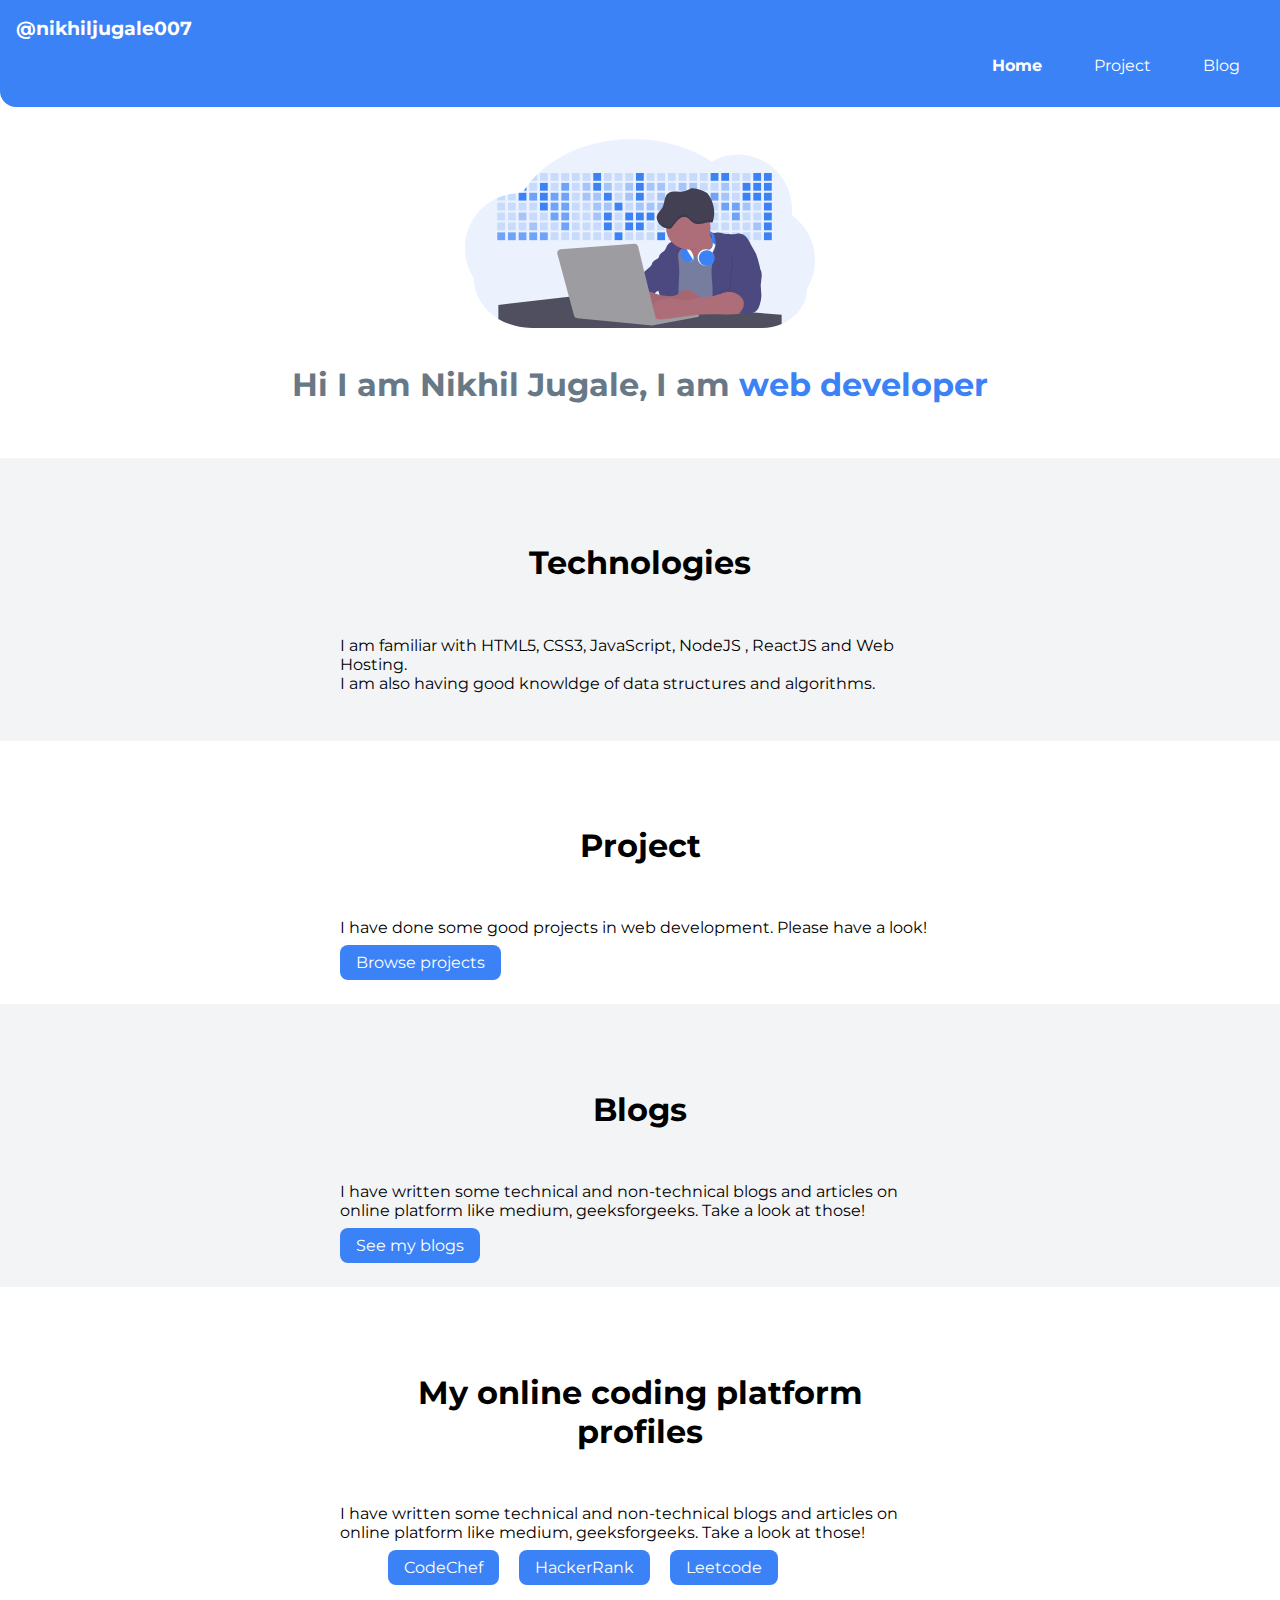
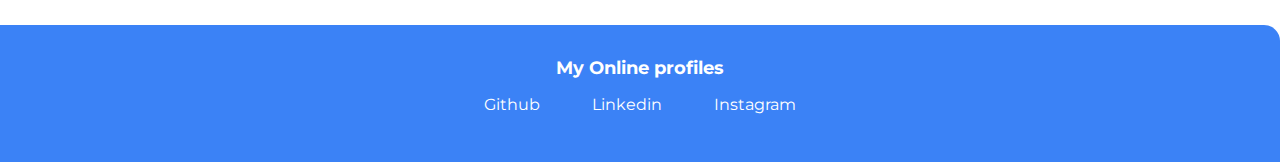
<file: index.html>
<!DOCTYPE html>
<html lang="en">
<head>
    <meta charset="UTF-8">
    <meta name="viewport" content="width=device-width, initial-scale=1.0">
    <title>Home | nikhiljugale007</title>
    <link rel="stylesheet" href='styles.css'/>
</head>
<body>
    <nav class = 'navigation container' >
        <div class='nav-brand' >@nikhiljugale007</div>
        <ul class = 'list-non-bullet nav-pills'>
            <li class = 'list-item-inline'>
                <a class="links link-active" href="index.html">Home</a>
            </li>
            <li class = 'list-item-inline'>
                <a class="links" href="/projects.html">Project</a>
            </li>
            <li class = 'list-item-inline'>
                <a class="links " href="/blogs.html">Blog</a>
            </li>
        </ul> 
    </nav>

    <header class="hero" >
        <img class="hero-image" src = "/images/hero_image.svg"/>
        <h1 class="hero-heading border">Hi I am Nikhil Jugale, I am <span class="hero-inverted">web developer</span></h1>

    </header>


    <section class="section off-white" >
        <div class="container  container-center">
            <h1>Technologies</h1> 
            <p>
                I am familiar with HTML5, CSS3, JavaScript, NodeJS , ReactJS and
                Web Hosting.<br>
                I am also having good knowldge of data structures and algorithms.
            </p>
        </div>
    </section>

    <section class='section'>
        <div class="container  container-center" >
            <h1>Project</h1>
            <p>I have done some good projects in web development. Please have a 
                look!
            </p> 
            <a class='links links-primary' href="/projects.html">Browse projects</a>
        </div>
    </section>

    <section class="section off-white" >
        <div class="container  container-center">
            <h1>Blogs</h1>
            <p>I have written some technical and non-technical blogs and articles on 
                online platform like medium, geeksforgeeks. Take a look at those!
            </p>
            <a class='links links-primary' href="/blogs.html">See my blogs</a>
        </div>
    </section>

    <section class="section " >
        <div class="container  container-center">
            <h1>My online coding platform profiles</h1> 
            <p>I have written some technical and non-technical blogs and articles on 
                online platform like medium, geeksforgeeks. Take a look at those!
            </p>
            <ul class = 'list-non-bullet nav-pills'>
                <li class = 'list-item-inline'>
                    <a class="links links-primary" href="https://www.codechef.com/users/nikjugale007">CodeChef</a>
                </li>
                <li class = 'list-item-inline'>
                    <a class="links links-primary"
                    href="https://www.hackerrank.com/nikhilcp1838">HackerRank</a>
                </li>
                <li class = 'list-item-inline'>
                    <a class="links links-primary"
                    href="https://leetcode.com/nikhiljugale007/">Leetcode</a>
                </li>
            </ul>
        </div>
    </section>

    <footer class="footers ">
        <div class="footer-header" >My Online profiles</div>
        <ul class="social-links list-non-bulle">
            <li class = 'list-item-inline'>
                <a class="links" href="https://github.com/nikhiljugale007">Github</a>
            </li>
            <li class = 'list-item-inline'>
                <a class="links " href="https://www.linkedin.com/in/nikhiljugale007/">Linkedin</a>
            </li>
            <li class = 'list-item-inline'>
                <a class="links" href="https://www.instagram.com/nikhiljugale007/">Instagram</a>
            </li>
        </ul>
    </footer>
</body>
</html>
</file>
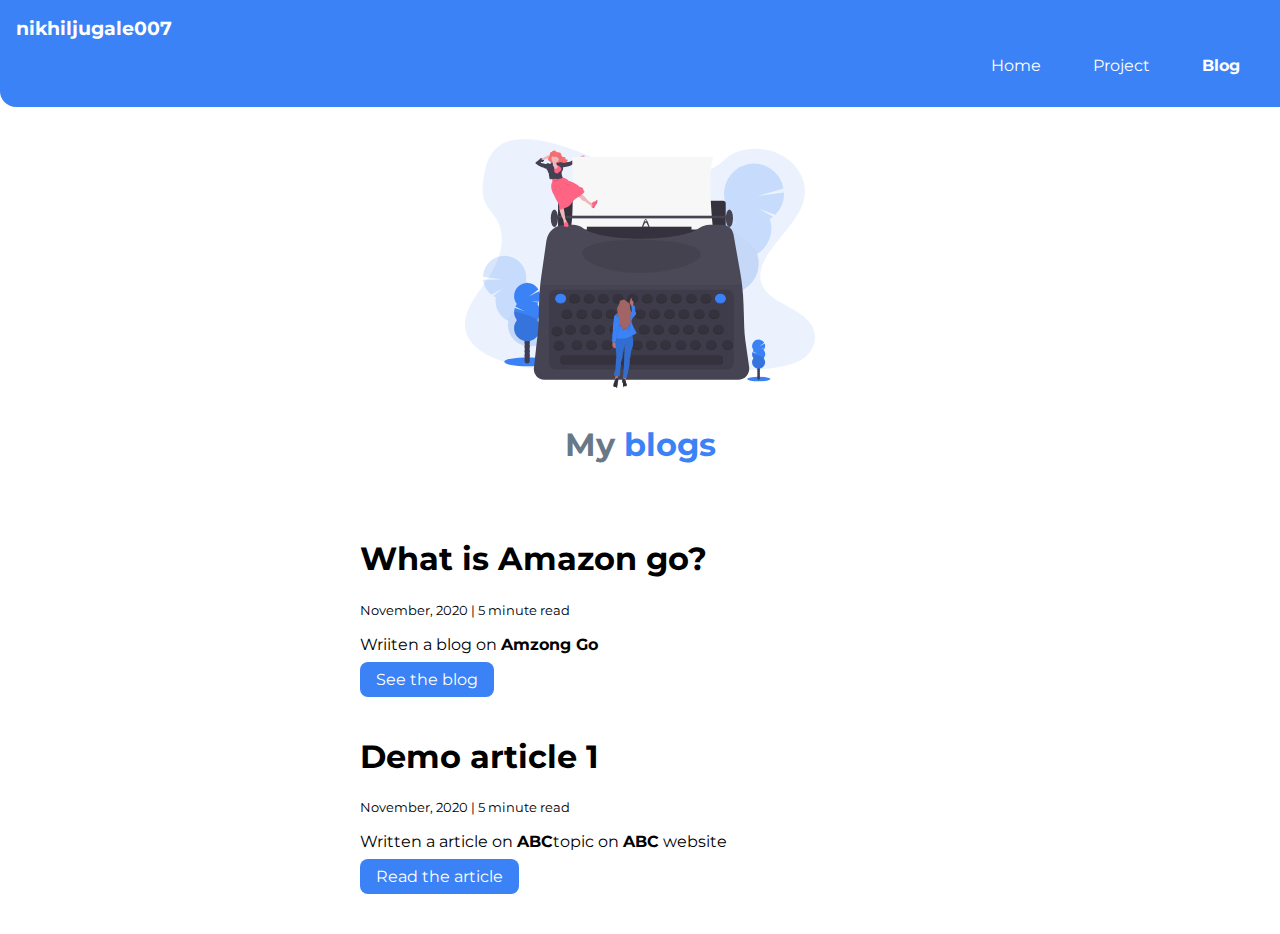
<file: blogs.html>
<!DOCTYPE html>
<html lang="en">
<head>
    <meta charset="UTF-8">
    <meta name="viewport" content="width=device-width, initial-scale=1.0">
    <title>Blogs | nikhiljugale007</title>
    <link rel="stylesheet" href='styles.css'/>
</head>
<body>
    <nav class = 'navigation container' >
        <div class='nav-brand' >nikhiljugale007</div>
        <ul class = 'list-non-bullet nav-pills'>
            <li class = 'list-item-inline'>
                <a class="links " href="/">Home</a>
            </li>
            <li class = 'list-item-inline'>
                <a class="links" href="/projects.html">Project</a>
            </li>
            <li class = 'list-item-inline'>
                <a class="links  link-active" href="/blogs.html">Blog</a>
            </li>
        </ul> 
    </nav>

    <header class="hero" >
        <img class="hero-image" src = "/images/hero_image_blog.svg"/>
        <h1 class="hero-heading">My <span class="hero-inverted">blogs</span></h1>
    </header>

    <ul class = "list-non-bullet">
        
        <div style="margin-bottom:3rem" class="container  container-center " >
            <li>
                <h1>What is Amazon go?</h1>
                <small>November, 2020 | 5 minute read</small>
                <p>Wriiten a blog on <strong>Amzong Go</strong> 
                </p>

                <a class='links links-primary' href="/personal_blog.html">See the blog</a> 
            </li>
        </div>
            
        <div style="margin-bottom:3rem" class="container  container-center ">
            <li>
                <h1>Demo article 1</h1>
                <small>November, 2020 | 5 minute read</small>
                <p>Written a article on <strong>ABC</strong>topic on 
                    <strong>ABC</strong> website</p>

                <a class='links links-primary' href="/personal_blog.html">Read the article</a> 
                </li>
        </div>

    </ul> 
    
</body>
</html>
</file>
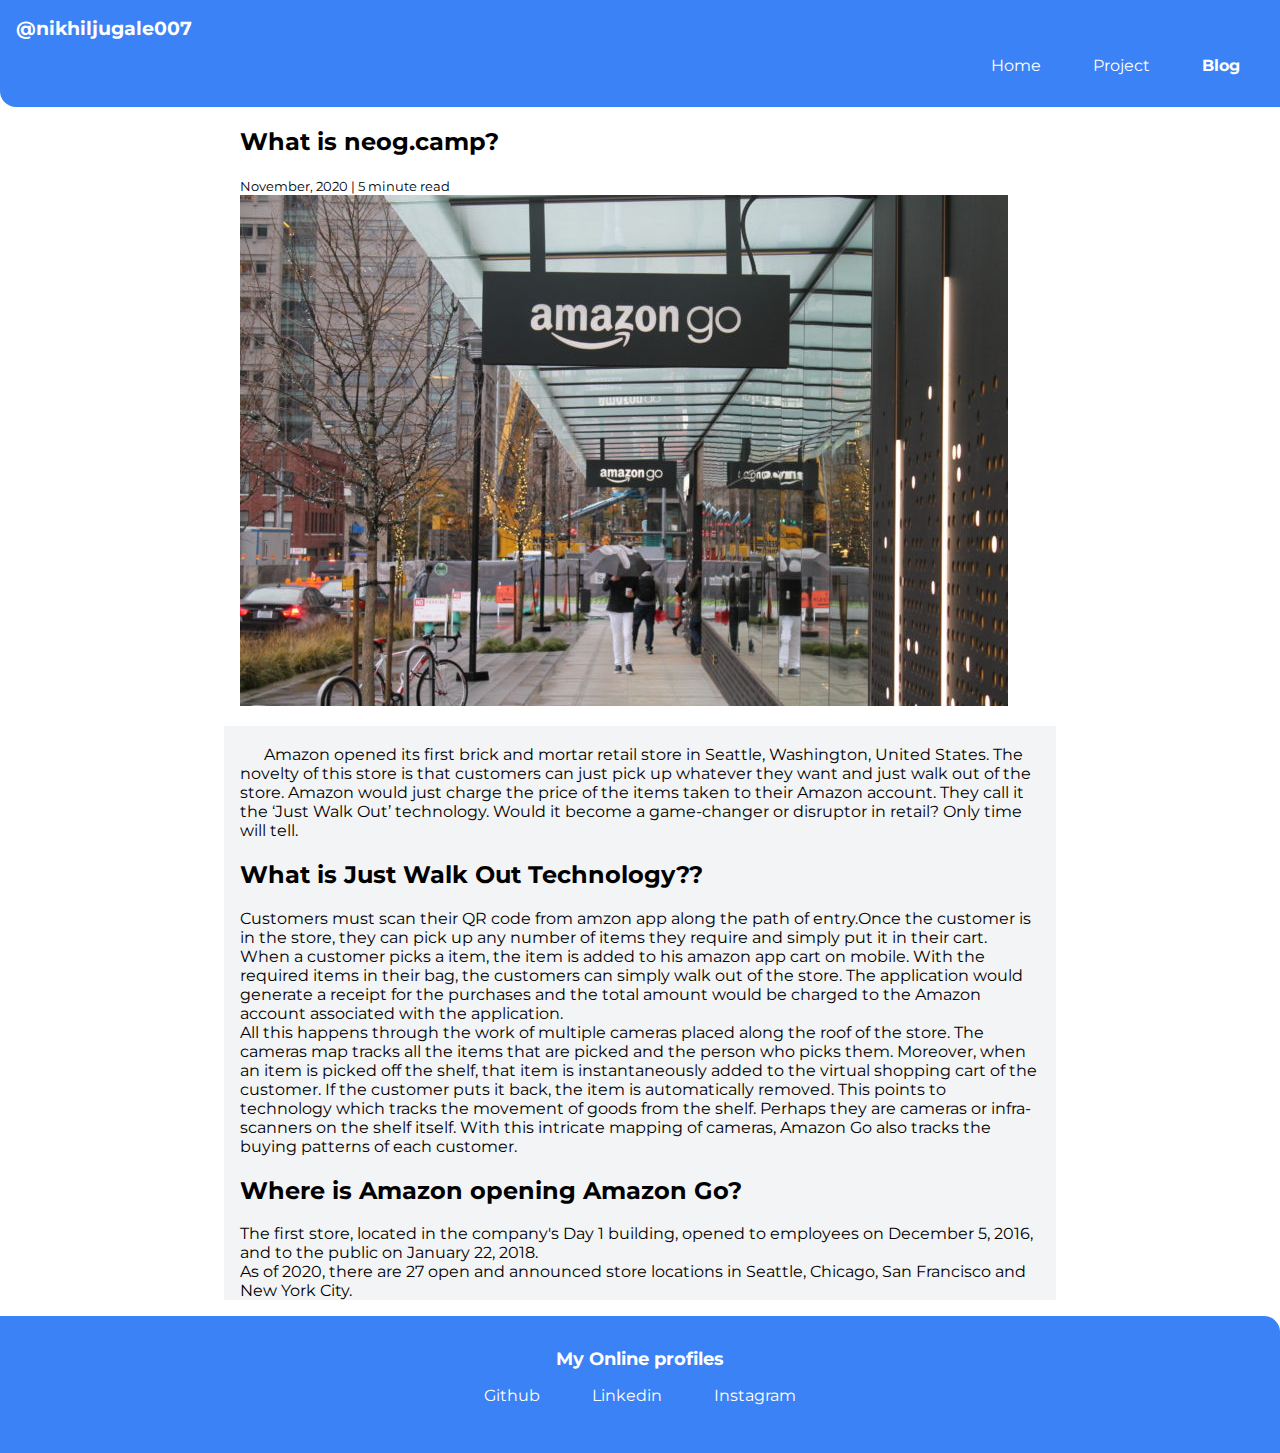
<file: neog-camp.html>
<!DOCTYPE html>
<html lang="en">
  <head>
    <meta charset="UTF-8" />
    <meta name="viewport" content="width=device-width, initial-scale=1.0" />
    <title>Personal_blog</title>
    <link rel="stylesheet" href="styles.css" />
  </head>
  <body>
    <nav class="navigation container">
      <div class="nav-brand">@nikhiljugale007</div>
      <ul class="list-non-bullet nav-pills">
        <li class="list-item-inline">
          <a class="links" href="index.html">Home</a>
        </li>
        <li class="list-item-inline">
          <a class="links" href="/projects.html">Project</a>
        </li>
        <li class="list-item-inline">
          <a class="links link-active" href="/blogs.html">Blog</a>
        </li>
      </ul>
    </nav>

    <div class="container blog-heading">
      <h2>What is neog.camp?</h2>
      <small>November, 2020 | 5 minute read</small>
      <img class="hero-image" src="/images/amazon-go.jpg" />
    </div>

    <div class="container blog-container">
      <p>
        <br />
        &nbsp &nbsp &nbsp Amazon opened its first brick and mortar retail store
        in Seattle, Washington, United States. The novelty of this store is that
        customers can just pick up whatever they want and just walk out of the
        store. Amazon would just charge the price of the items taken to their
        Amazon account. They call it the ‘Just Walk Out’ technology. Would it
        become a game-changer or disruptor in retail? Only time will tell.
      </p>

      <h2>What is Just Walk Out Technology??</h2>
      <p>
        Customers must scan their QR code from amzon app along the path of
        entry.Once the customer is in the store, they can pick up any number of
        items they require and simply put it in their cart. When a customer
        picks a item, the item is added to his amazon app cart on mobile. With
        the required items in their bag, the customers can simply walk out of
        the store. The application would generate a receipt for the purchases
        and the total amount would be charged to the Amazon account associated
        with the application.
        <br />
        All this happens through the work of multiple cameras placed along the
        roof of the store. The cameras map tracks all the items that are picked
        and the person who picks them. Moreover, when an item is picked off the
        shelf, that item is instantaneously added to the virtual shopping cart
        of the customer. If the customer puts it back, the item is automatically
        removed. This points to technology which tracks the movement of goods
        from the shelf. Perhaps they are cameras or infra-scanners on the shelf
        itself. With this intricate mapping of cameras, Amazon Go also tracks
        the buying patterns of each customer.
      </p>
      <h2>Where is Amazon opening Amazon Go?</h2>
      <p>
        The first store, located in the company's Day 1 building, opened to
        employees on December 5, 2016, and to the public on January 22, 2018.<br />
        As of 2020, there are 27 open and announced store locations in Seattle,
        Chicago, San Francisco and New York City.
      </p>
    </div>

    <footer class="footers">
      <div class="footer-header">My Online profiles</div>
      <ul class="social-links list-non-bulle">
        <li class="list-item-inline">
          <a class="links" href="https://github.com/nikhiljugale007">Github</a>
        </li>
        <li class="list-item-inline">
          <a class="links" href="https://www.linkedin.com/in/nikhiljugale007/"
            >Linkedin</a
          >
        </li>
        <li class="list-item-inline">
          <a class="links" href="https://www.instagram.com/nikhiljugale007/"
            >Instagram</a
          >
        </li>
      </ul>
    </footer>
  </body>
</html>
</file>
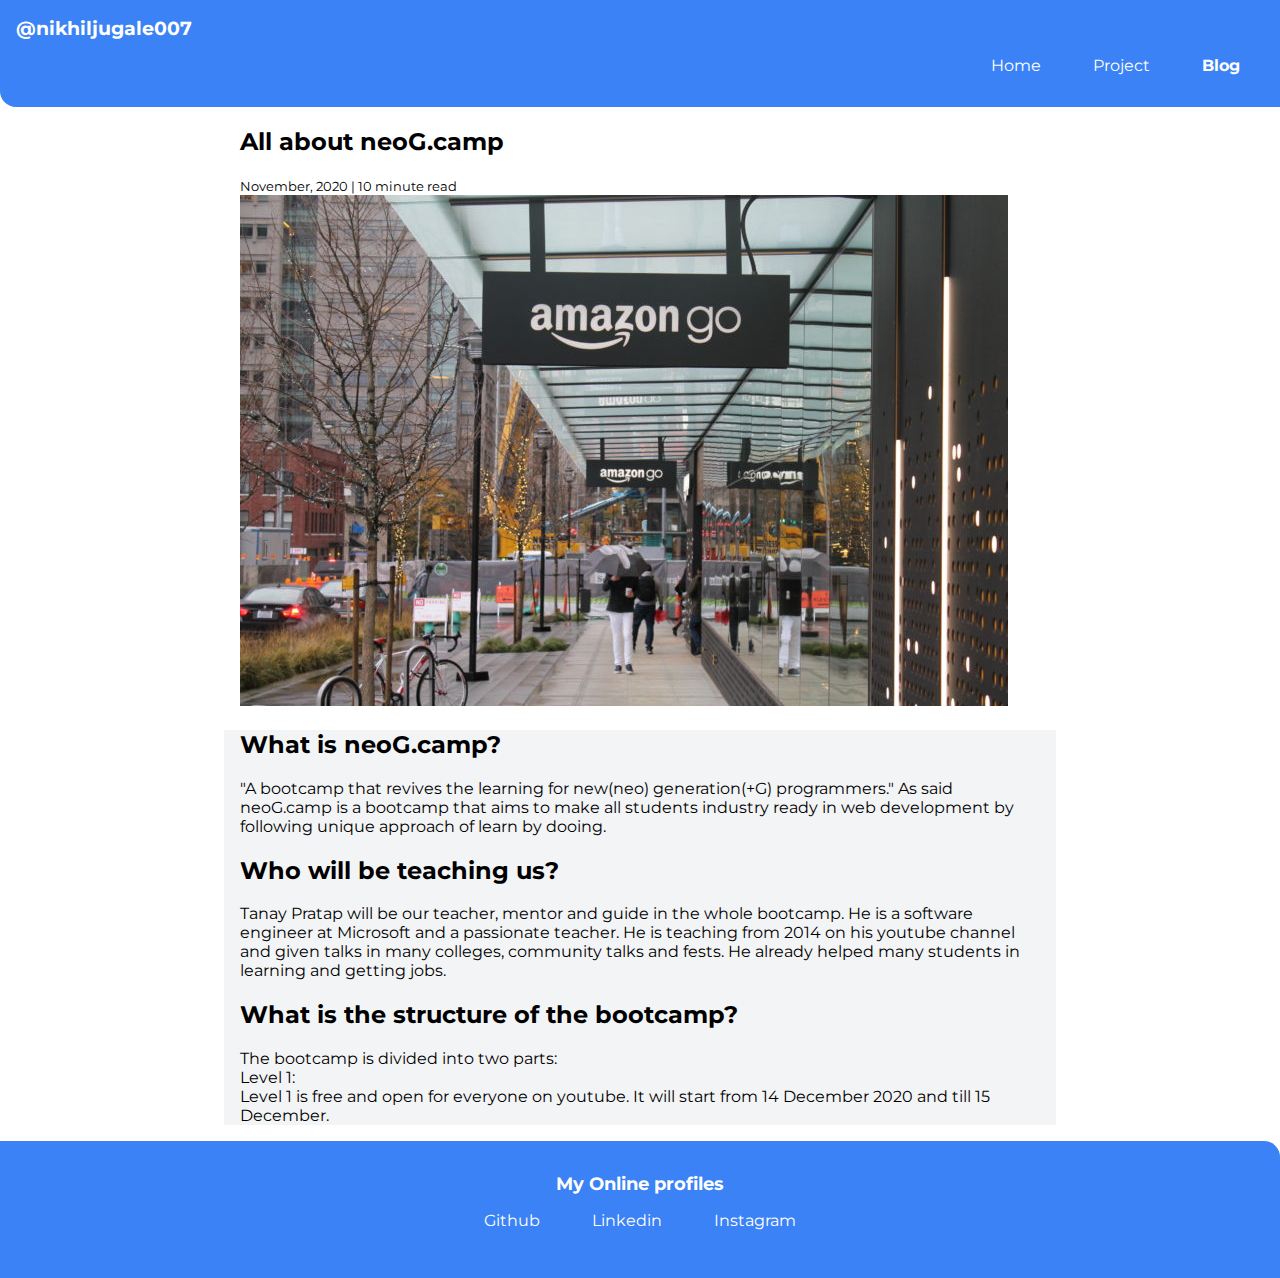
<file: personal_blog.html>
<!DOCTYPE html>
<html lang="en">
  <head>
    <meta charset="UTF-8" />
    <meta name="viewport" content="width=device-width, initial-scale=1.0" />
    <title>Personal_blog</title>
    <link rel="stylesheet" href="styles.css" />
  </head>
  <body>
    <nav class="navigation container">
      <div class="nav-brand">@nikhiljugale007</div>
      <ul class="list-non-bullet nav-pills">
        <li class="list-item-inline">
          <a class="links" href="index.html">Home</a>
        </li>
        <li class="list-item-inline">
          <a class="links" href="/projects.html">Project</a>
        </li>
        <li class="list-item-inline">
          <a class="links link-active" href="/blogs.html">Blog</a>
        </li>
      </ul>
    </nav>

    <div class="container blog-heading">
      <h2>All about neoG.camp </h2>
      <small>November, 2020 | 10 minute read</small>
      <img class="hero-image" src="/images/amazon-go.jpg"/>
    </div>

    <div class="container blog-container">
        <h2>What is neoG.camp?</h2>
        <p>
            "A bootcamp that revives the learning for new(neo) generation(+G) programmers."
            As said neoG.camp is a bootcamp that aims to make all students industry ready in web development by following unique approach of learn by dooing.
        </p>

      <h2>Who will be teaching us?</h2>
      <p>
        Tanay Pratap will be our teacher, mentor and guide in the whole bootcamp. He is a software engineer at Microsoft and a passionate teacher. He is teaching from 2014 on his youtube channel and given talks in many colleges, community talks and fests. He already helped many students in learning and getting jobs.
      </p>
      <h2>What is the structure of the bootcamp?</h2>
      <p>
       The bootcamp is divided into two parts: 
       <br>
       Level 1: <br>
        Level 1 is free and open for everyone on youtube. It will start from 14 December 2020 and till 15 December.
      </p>
    </div>

    <footer class="footers">
      <div class="footer-header">My Online profiles</div>
      <ul class="social-links list-non-bulle">
        <li class="list-item-inline">
          <a class="links" href="https://github.com/nikhiljugale007">Github</a>
        </li>
        <li class="list-item-inline">
          <a class="links" href="https://www.linkedin.com/in/nikhiljugale007/"
            >Linkedin</a
          >
        </li>
        <li class="list-item-inline">
          <a class="links" href="https://www.instagram.com/nikhiljugale007/"
            >Instagram</a
          >
        </li>
      </ul>
    </footer>
  </body>
</html>
</file>
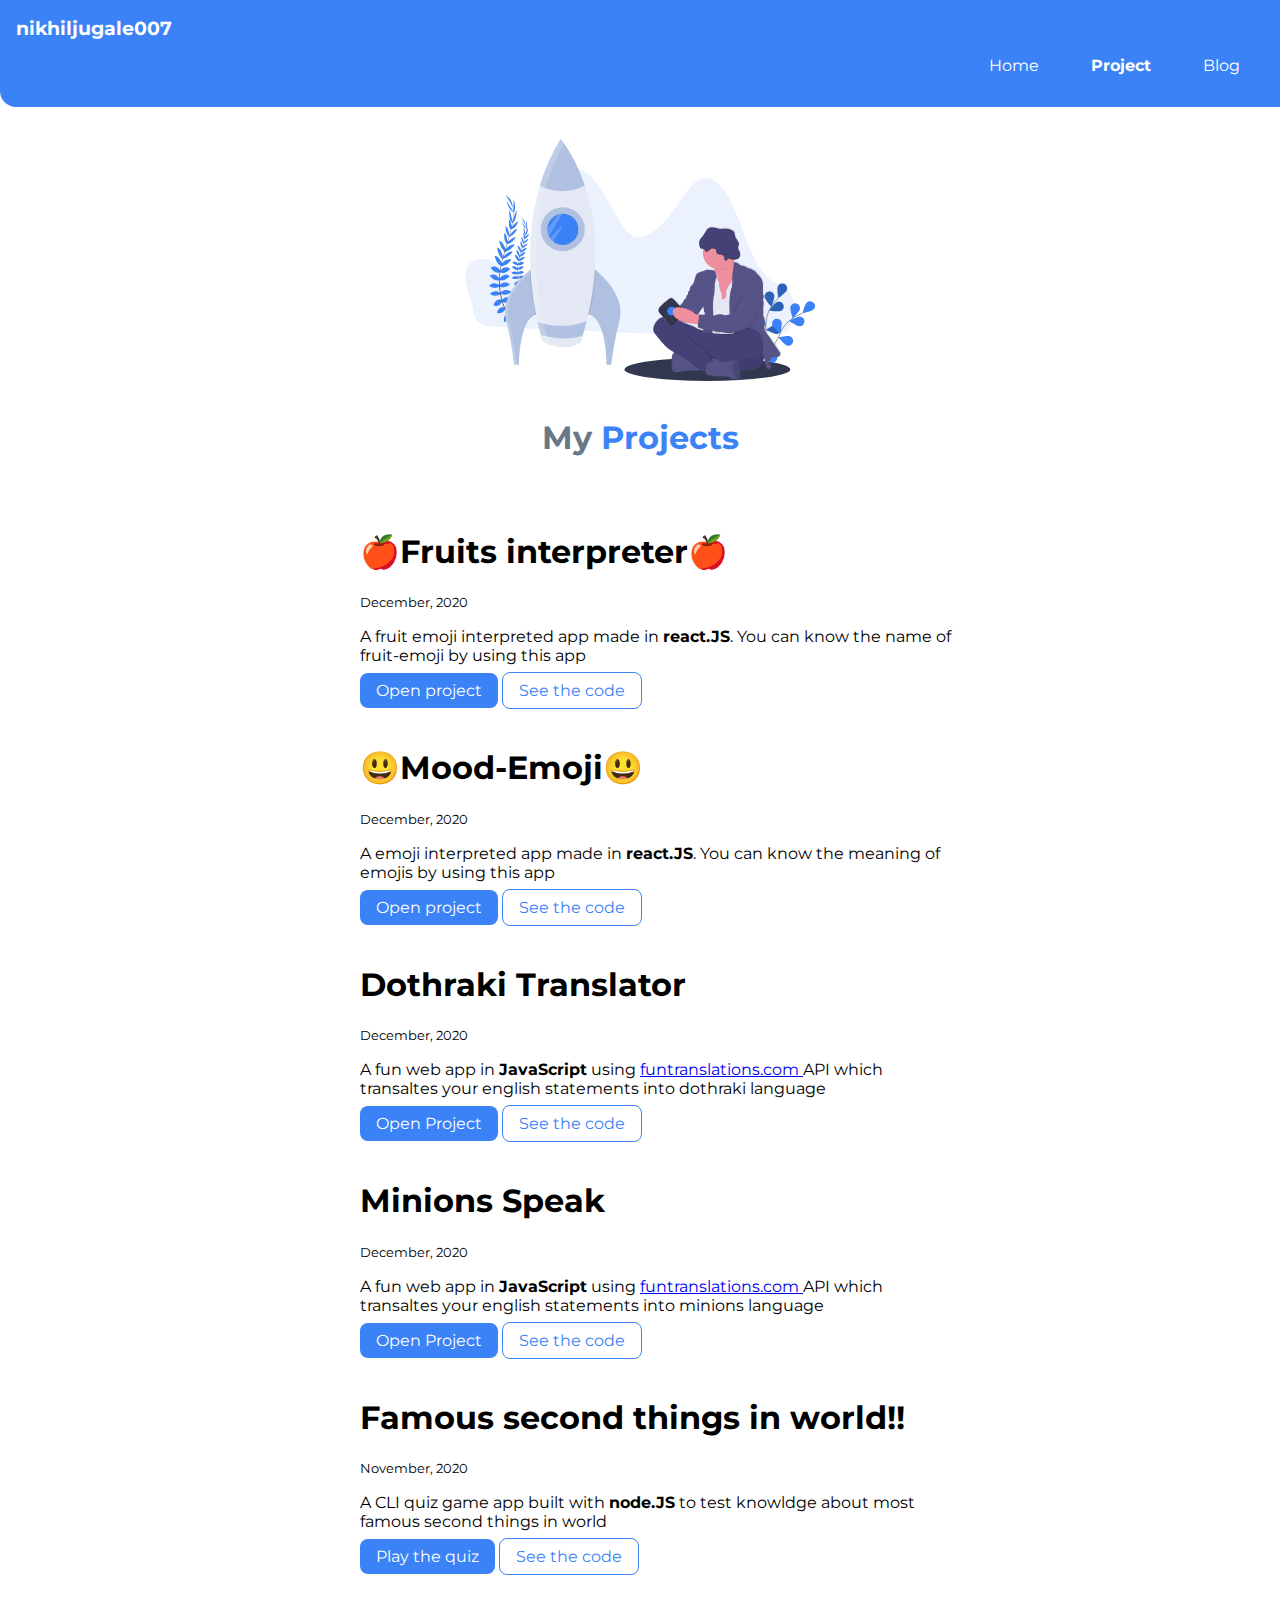
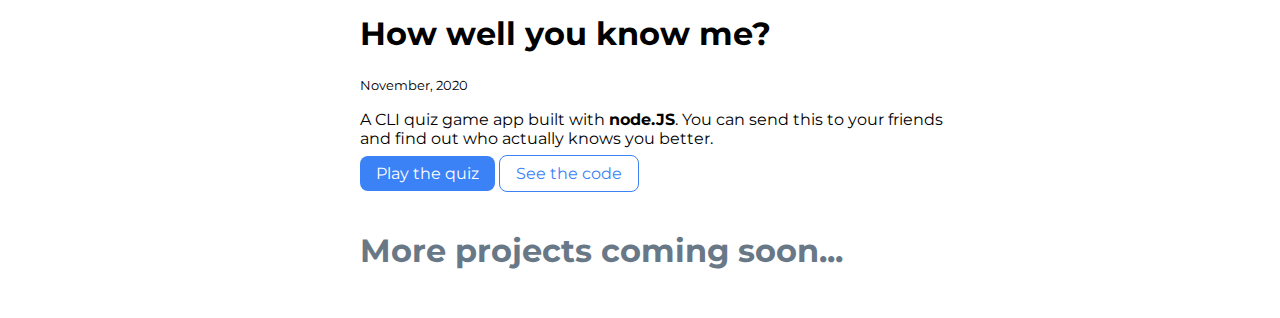
<file: projects.html>
<!DOCTYPE html>
<html lang="en">
<head>
    <meta charset="UTF-8">
    <meta name="viewport" content="width=device-width, initial-scale=1.0">
    <title>Projects | nikhiljugale007</title>
    <link rel="stylesheet" href='styles.css'/>
</head>
<body>

    <nav class = 'navigation container' >
        <div class='nav-brand' >nikhiljugale007</div>
        <ul class = 'list-non-bullet nav-pills'>
            <li class = 'list-item-inline'>
                <a class="links " href="/">Home</a>
            </li>
            <li class = 'list-item-inline'>
                <a class="links link-active" href="/projects.html">Project</a>
            </li>
            <li class = 'list-item-inline'>
                <a class="links " href="/blogs.html">Blog</a>
            </li>
        </ul> 
    </nav>
    
    <header class="hero" >
        <img class="hero-image" src = "/images/hero_image_project.svg"/>
        <h1 class="hero-heading">My <span class="hero-inverted">Projects</span></h1>
    </header>
    

    <ul class = "list-non-bullet">
    
        <div style="margin-bottom:3rem" class="container  container-center ">
            <li>
                <h1>🍎Fruits interpreter🍎 </h1>
                <small>December, 2020</small>
                <p>A fruit emoji interpreted app made in <strong>react.JS</strong>. You can know the
                name of fruit-emoji by using this app</p>

                <a class='links links-primary' href="https://1inbu.csb.app/">Open project</a> 
                <a class='links links-secondary' href="https://codesandbox.io/s/fruit-intepreter-1inbu">See the code</a> 
                </li>
        </div>

        <div style="margin-bottom:3rem" class="container  container-center ">
            <li>
                <h1>😃Mood-Emoji😃</h1>
                <small>December, 2020</small>
                <p>A emoji interpreted app made in <strong>react.JS</strong>. You can know the
                meaning of emojis by using this app</p>

                <a class='links links-primary' href="https://8b1mr.csb.app/">Open project</a> 
                <a class='links links-secondary' href="https://codesandbox.io/s/moodemoji-8b1mr">See the code</a> 
                </li>
        </div>

        <div style="margin-bottom:3rem" class="container  container-center " >
            <li>
                <h1>Dothraki Translator</h1>
                <small>December, 2020</small>
                <p>A fun web app in <strong>JavaScript</strong> using 
                    <a href="https://funtranslations.com/minion">funtranslations.com <a> 
                        
                    API which transaltes your english statements into dothraki language</p>

                <a class='links links-primary' href="https://dotharaki-translator.netlify.app/">Open Project</a> 
                <a class='links links-secondary' href="https://github.com/nikhiljugale007/Dothraki-translator">See the code</a> 
            </li>
        </div>

        <div style="margin-bottom:3rem" class="container  container-center " >
            <li>
                <h1>Minions Speak</h1>
                <small>December, 2020</small>
                <p>A fun web app in <strong>JavaScript</strong> using 
                    <a href="https://funtranslations.com/minion">funtranslations.com <a> 
                        
                    API which transaltes your english statements into minions language</p>

                <a class='links links-primary' href="https://minion-speack-translator.netlify.app/">Open Project</a> 
                <a class='links links-secondary' href="https://github.com/nikhiljugale007/minion-speak">See the code</a> 
            </li>
        </div>

        <div style="margin-bottom:3rem" class="container  container-center " >
            <li>
                <h1>Famous second things in world!!</h1>
                <small>November, 2020</small>
                <p>A CLI quiz game app built with <strong>node.JS</strong> to test
                knowldge about most famous second things in world</p>

                <a class='links links-primary' href="https://repl.it/@nikhiljugale007/Assignment1?embed=1&output=1">Play the quiz</a> 
                <a class='links links-secondary' href="https://github.com/nikhiljugale007/custom_quiz_game_Ass1">See the code</a> 
            </li>
        </div>
            
        <div style="margin-bottom:3rem" class="container  container-center ">
            <li>
                <h1>How well you know me?</h1>
                <small>November, 2020</small>
                <p>A CLI quiz game app built with <strong>node.JS</strong>. You can send this
                to your friends and find out who actually knows you better.</p>

                <a class='links links-primary' href="https://repl.it/@nikhiljugale007/HowMuchYouKnowMe?embed=1&output=1">Play the quiz</a> 
                <a class='links links-secondary' href="https://github.com/nikhiljugale007/how_much_you_know_me">See the code</a> 
                </li>
        </div>

        

        <div  style="margin-bottom:3rem" class="container  container-center">
            <li>
                <h1 style="color: #687886 " >More projects coming soon...</h1>
            </li>
        </div>
    </ul> 
</body>
</html>
</file>
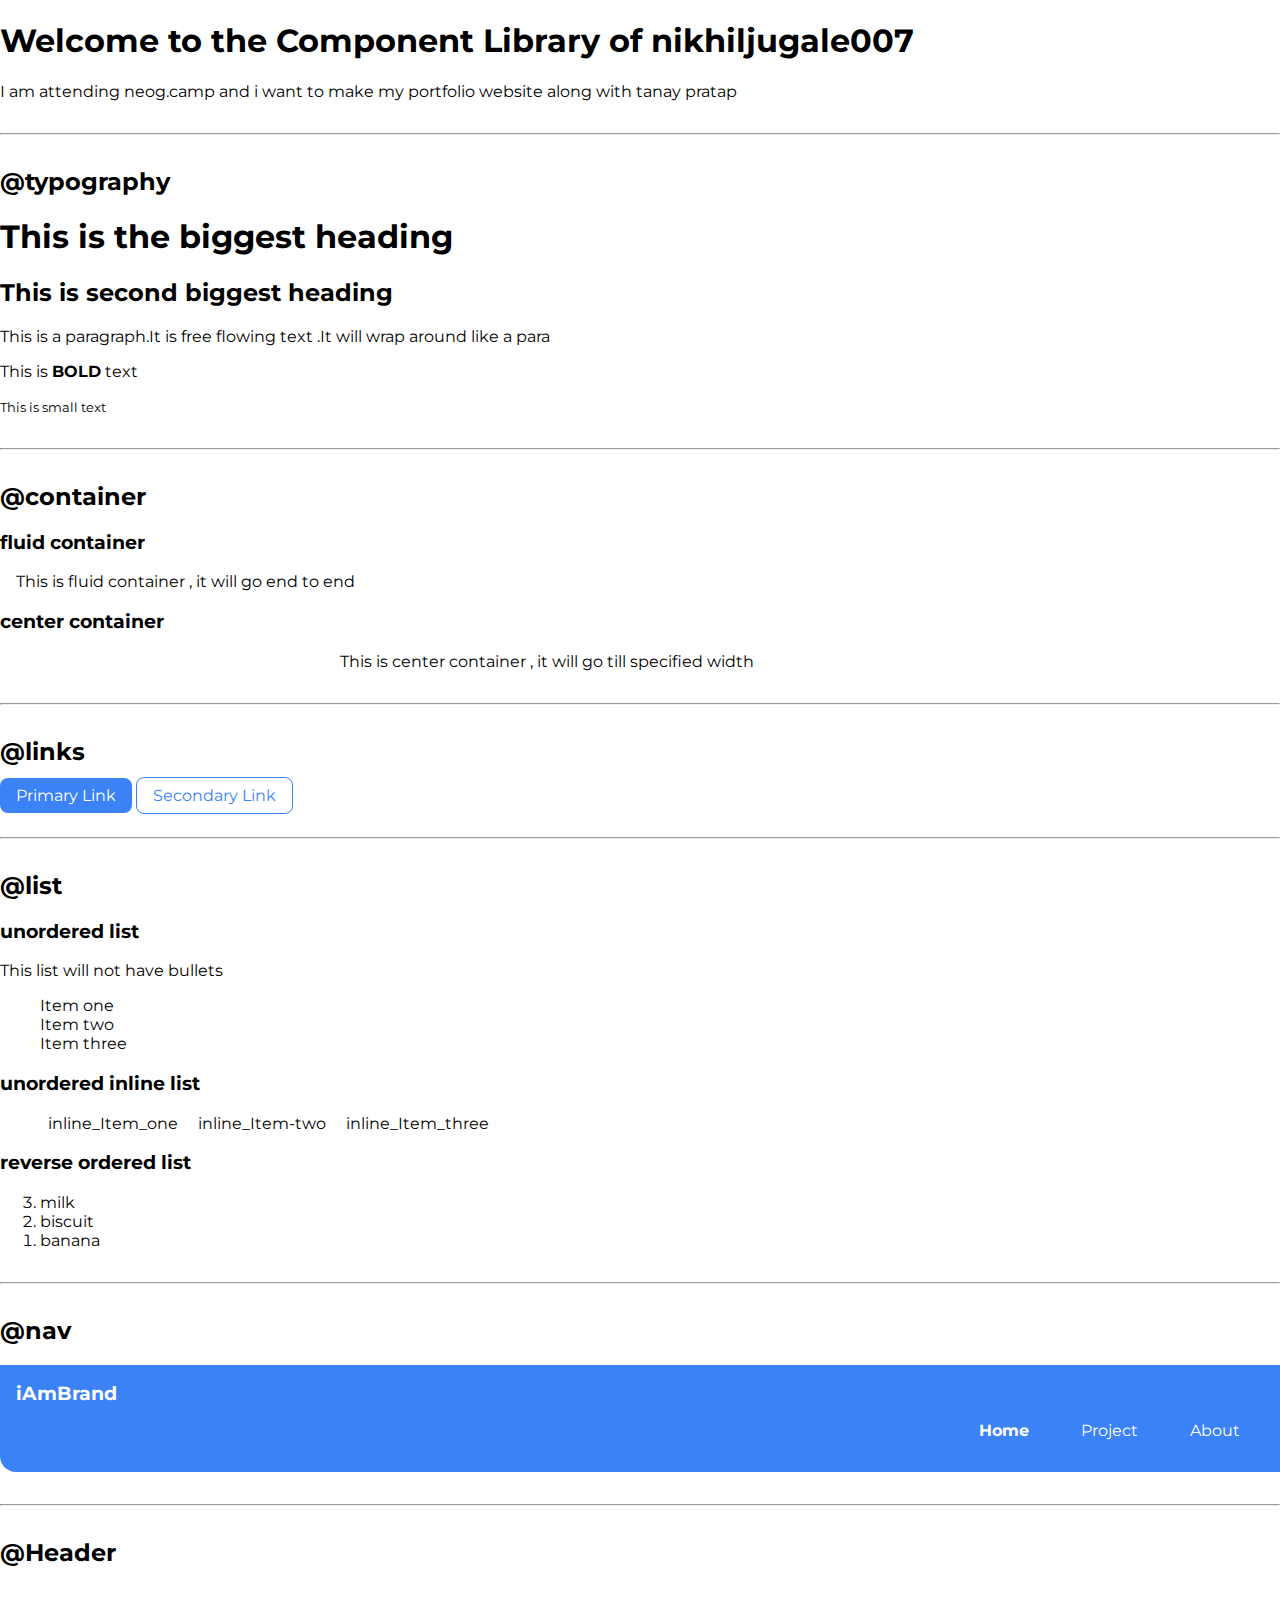
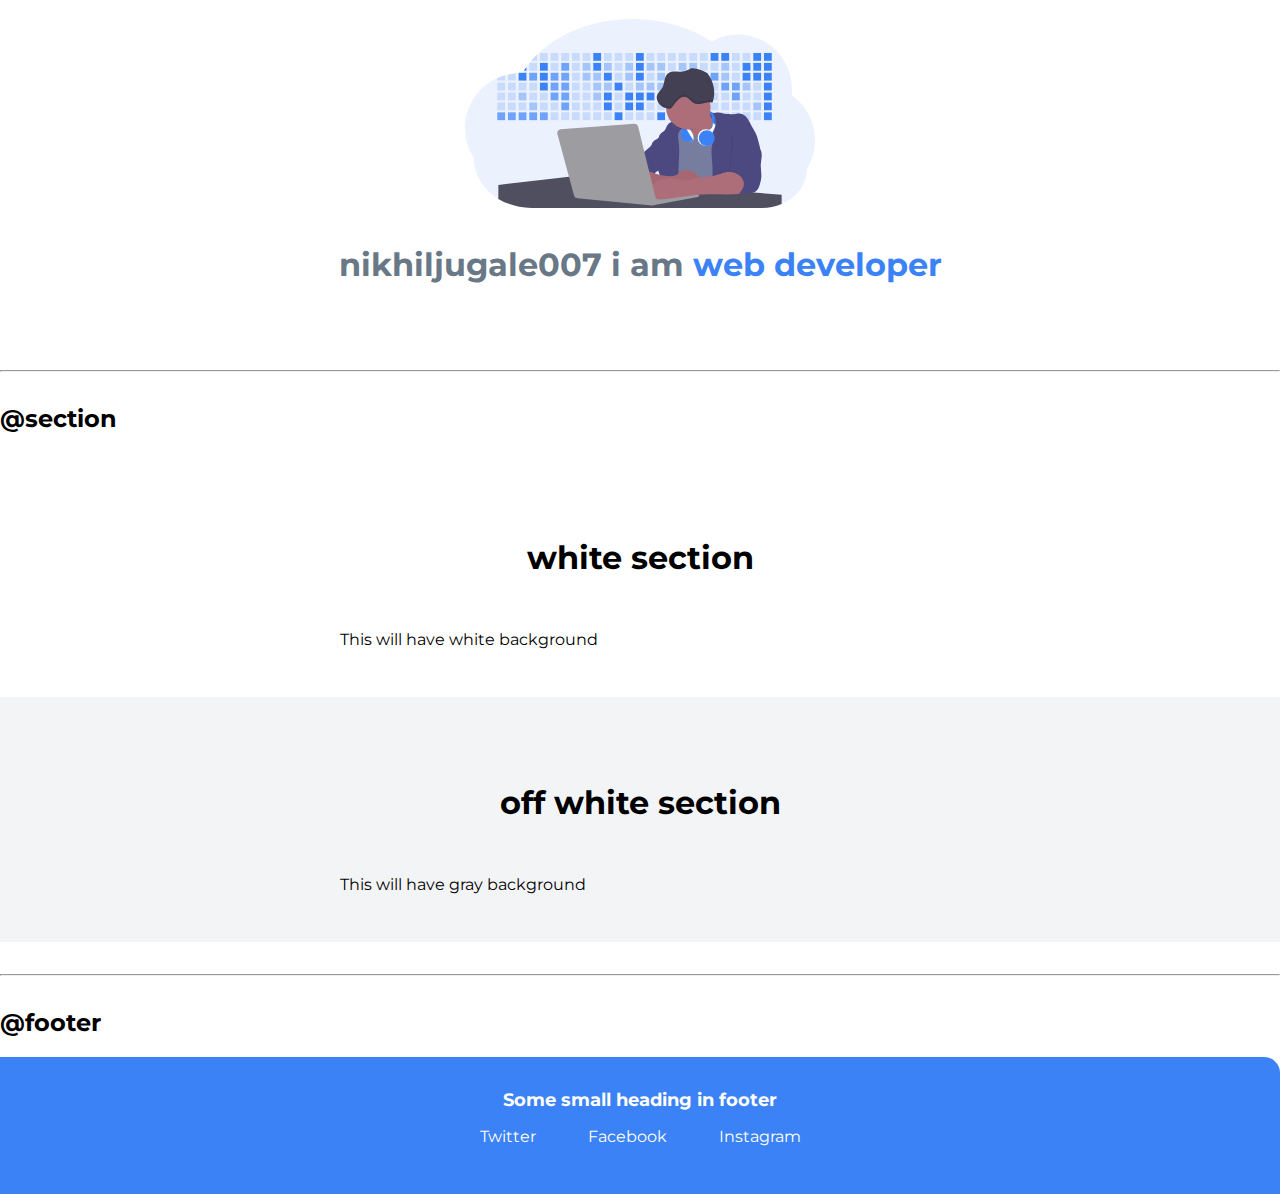
<file: lib/components.html>
<!DOCTYPE html>
<html lang="en">
<head>
    <meta charset="UTF-8">
    <meta name="viewport" content="width=device-width, initial-scale=1.0">
    <title>Component Library</title>

    <link rel="stylesheet" href='/styles.css'/>

</head>
<body>

    <h1>Welcome to the Component Library of nikhiljugale007</h1>
    <p >I am attending neog.camp and i want to make my portfolio website along 
        with tanay pratap 
    </p>
    <hr>

    <h2>@typography</h2>
    <h1>This is the biggest heading</h1>
    <h2>This is second biggest heading</h2>
    <p>This is a paragraph.It is free flowing text .It will wrap around like a para</p>
    <p>This is <strong>BOLD</strong> text </p>
    <small>This is small text</small>
    <hr>

    <h2>@container</h2>

    <h3>fluid container</h3>
    <div class="container  container-fluid" >This is fluid container , it will go end to end</div>

    <h3>center container</h3>
    <div class="container  container-center">This is center container , it will go till specified width</div>

    <hr>

    <h2>@links</h2>

    <a class='links links-primary' href="/">Primary Link</a>
    <a class='links links-secondary' href="/">Secondary Link</a> 

    <hr>

    <h2>@list</h2>

    <h3>unordered list</h3>
    <p>This list will not have bullets</p>
    <ul class ="list-non-bullet">
        <li>Item one</li>
        <li>Item two</li>
        <li>Item three</li>
    </ul>

    <h3>unordered inline list</h3>
    <ul class = "list-non-bullet  " >
        <li class='list-item-inline'>inline_Item_one</li>
        <li class='list-item-inline'>inline_Item-two</li>
        <li class='list-item-inline'>inline_Item_three</li>
    </ul>

    <h3>reverse ordered list</h3>
    <ol reversed>
        <li>milk</li>
        <li>biscuit</li>
        <li>banana</li>
    </ol>

    <hr>

    <h2>@nav</h2>
    <nav class = 'navigation container' >
        <div class='nav-brand' >iAmBrand</div>
        <ul class = 'list-non-bullet nav-pills'>
            <li class = 'list-item-inline'>
                <a class="links link-active" href="/">Home</a>
            </li>
            <li class = 'list-item-inline'>
                <a class="links" href="/about.html">Project</a>
            </li>
            <li class = 'list-item-inline'>
                <a class="links " href="/">About</a>
            </li>
        </ul> 
    </nav>
    
    <hr>

    <h2>@Header</h2>
    <header class="hero" >
        <img class="hero-image" src = "/images/hero_image.svg"/>
        <h1 class="hero-heading">nikhiljugale007 i am <span class="hero-inverted">web developer</span></h1>

    </header>

    <hr>

    <h2>@section</h2>

    <section class='section'>
        <div class="container  container-center" >
            <h1>white section</h1>
            <p>This will have white background</p> 
        </div>
    </section>
    
    <section class="section off-white" >
        <div class="container  container-center">
            <h1>off white section</h1   >
            <p>This will have gray background</p>
        </div>
    </section>

    <hr>

    <h2>@footer</h2>
    <footer class="footers ">
        <div class="footer-header" >Some small heading in footer</div>
        <ul class="social-links list-non-bulle">
            <li class = 'list-item-inline'>
                <a class="links" href="/">Twitter</a>
            </li>
            <li class = 'list-item-inline'>
                <a class="links" href="/about.html">Facebook</a>
            </li>
            <li class = 'list-item-inline'>
                <a class="links " href="/">Instagram</a>
            </li>
        </ul>
    </footer>

    <!-- <div style="height: 20vh;"> 
    </div>  -->
    
</body>
</html>
</file>
<file: styles.css>
@import url('https://fonts.googleapis.com/css2?family=Montserrat:wght@400;700&display=swap');

:root{
    --primary-color:#3B82F6;
    --dark-gray:#687886;
    --off-white: #F3F4F6;
}

body{
    font-family: 'Montserrat', sans-serif; 
    margin: 0px;
}

hr{
    margin: 2rem 0rem ;
}


/* container */
.container{
    padding-left: 1rem;
    padding-right: 1rem;
}

.container-center{
    max-width: 600px;
    margin:auto;
}   



/* links */
.links{
    text-decoration: none;
    padding: 0.5rem 1rem;
}

.links-primary{
    background-color: var(--primary-color);
    border-radius: 0.5rem;
    color:white;
}

.links-secondary{
    color: var(--primary-color);
    border-radius: 0.5rem;
    border : 1px solid var(--primary-color);
}

/* lists */

.list-non-bullet{
    list-style: none;
}

.list-item-inline{ 
    display: inline;
    padding: 0rem 0.5rem;
}
.list-item{ 
    display: block;
    padding: 1rem 0.5rem;
}
.navigation{
    background:var(--primary-color);
    color: white;
    padding: 1rem;
    border-bottom-left-radius: 1rem;
}

.navigation a{
    color: white;
}

.navigation .nav-brand{
    font-weight:bold;
    font-size:1.2rem;
}

.navigation .nav-pills{
    text-align: right;
}

.navigation .link-active{
    font-weight: bold;
}

/* header */

.hero{
    padding : 2rem;
}

.hero .hero-image{
    max-width: 350px;
    display: block;
    margin: auto;
}

.blog-image{
    max-width: 350px;
    display: block;
    margin: auto;
}

.hero .hero-heading{
    color: var(--dark-gray);
    padding-top: 1rem;
    text-align: center;
}

.hero .hero-heading .hero-inverted {
    color: var(--primary-color);
}

/* section */

.section{
    padding:2rem;
}

.section h1 {
    text-align: center;
    padding:2rem;
}

.off-white {
    background-color:var(--off-white); 
}

/* footers */

footer{
    background-color: var(--primary-color);
    padding: 2rem 1rem ;
    text-align: center;
    color:white;
    border-top-right-radius: 1rem;
}

.footers .links{
    color:white;
}

.footers .footer-header{
    font-weight: bold;
    font-size:large;
}

footer ul{
    padding-inline-start: 0px;
}

/* blog  */
.blog-container{
    max-width: 800px;
    margin:auto;
    background-color:var(--off-white);
}  
.blog-heading{
    max-width: 800px;
    margin:auto;
    
}
</file>
